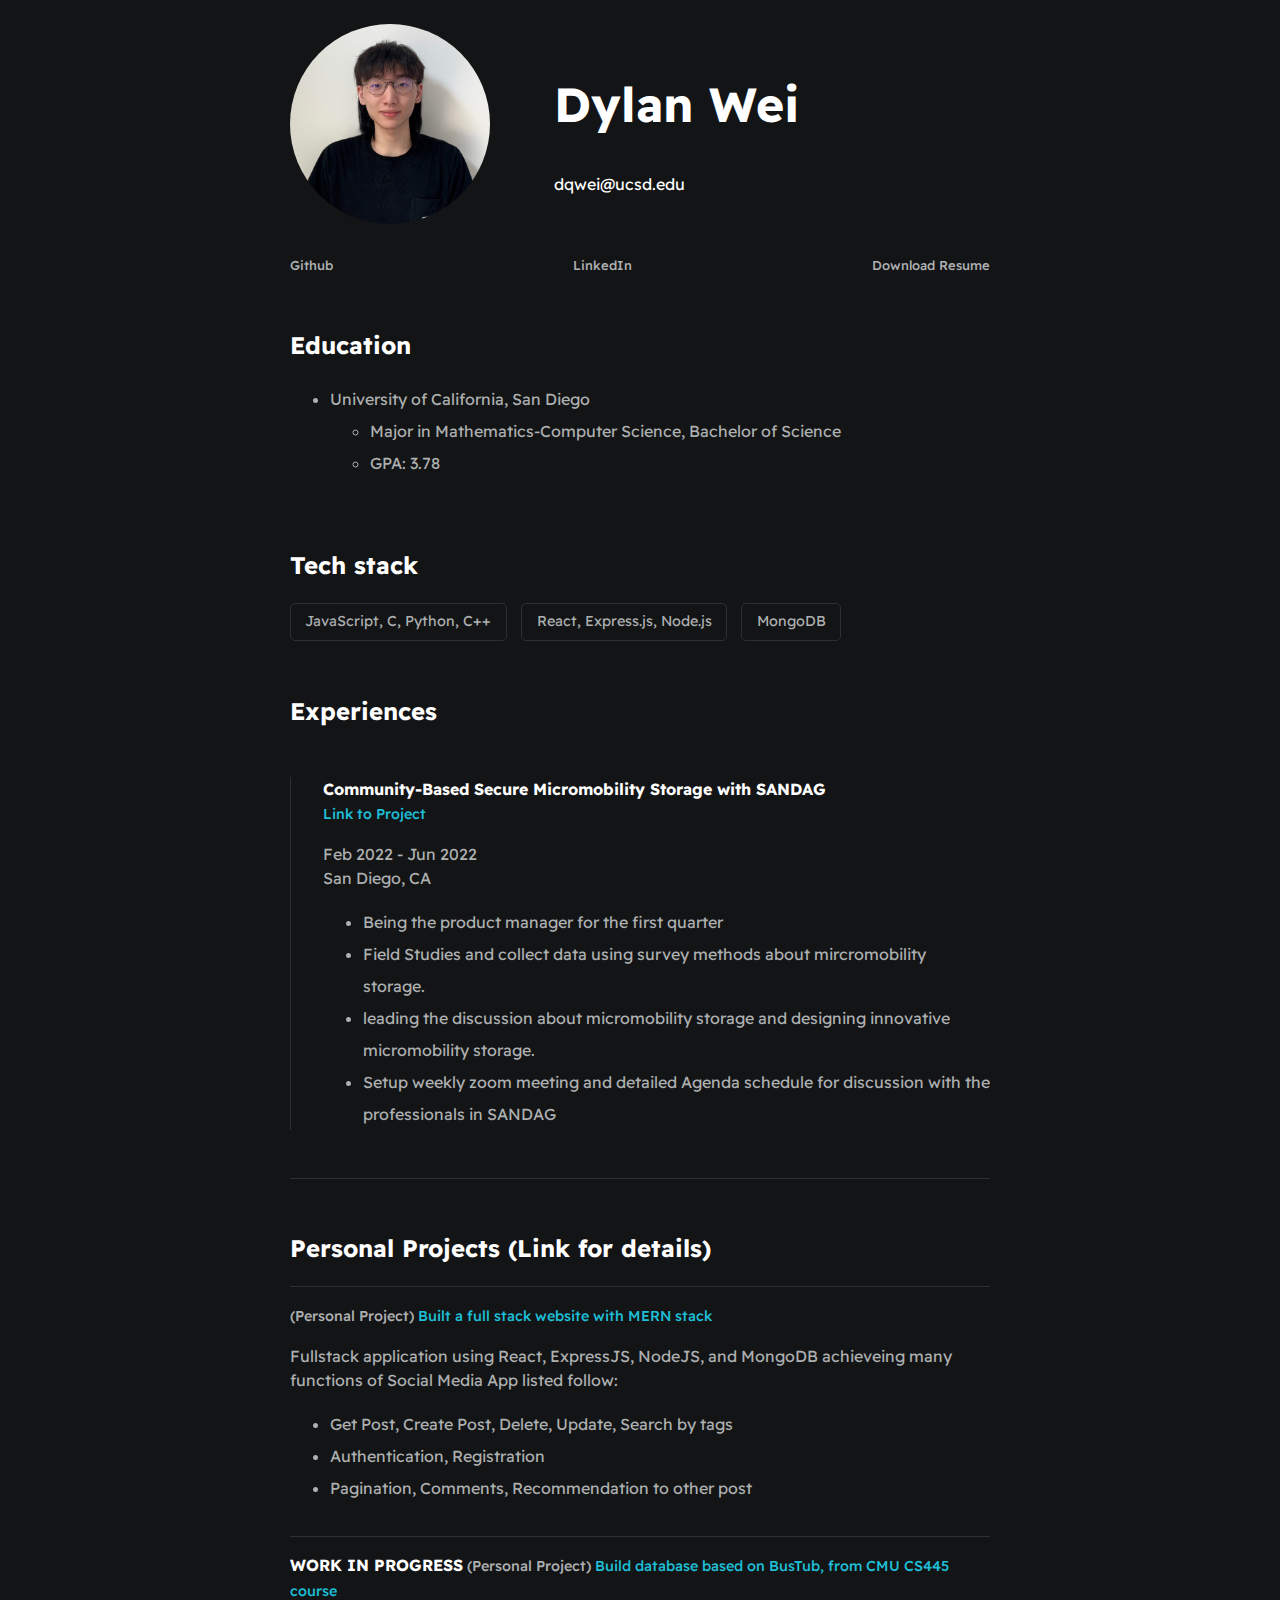
<file: index.html>
<!DOCTYPE html>
<html lang="en">
  <head>
    <meta charset="UTF-8" />
    <meta http-equiv="X-UA-Compatible" content="IE=edge" />
    <meta name="viewport" content="width=device-width, initial-scale=1.0" />
    <link
      rel="stylesheet"
      type="text/css"
      media="screen"
      href="./styles/main.css"
    />
    <title>My Resume</title>
  </head>
  <body>
    <div id="container--main">
      <!-- Basic Information Section -->
      <section id="wrapper--hero" class="section--page">
        <img id="profile--img" src="./assets/images/profile_pic.jpeg" />
        <div>
          <h1 id="user--name">Dylan Wei</h1>
          <p id="bio"></p>
          <p id="email">dqwei@ucsd.edu</p>
        </div>
      </section>

      <!-- Social List Section -->
      <section class="section--page">
        <div id="social--list">
          <a href="https://github.com/dqwei1219/" target="_blank">Github</a>
          <a href="https://www.linkedin.com/in/dylan-wei-57ba23220/" >LinkedIn</a>
          <a href="https://github.com/dqwei1219/Digital-Resume/blob/main/assets/Dylan_Wei_Resume%20(1).pdf" >Download Resume</a>
        </div>
      </section>

      <!-- Education -->
      <section class="section--page">
        <h2>Education</h2>
        <ul id="education">
          <li>University of California, San Diego</li>
          <ul id="education">
            <li>Major in Mathematics-Computer Science, Bachelor of Science</li>
            <li>GPA: 3.78</li>
          </ul>
        </ul>
      </section>

      <!--Tech Stack-->
      <section class="section--page">
        <h2>Tech stack</h2>

        <div id="wrapper--techstack__items">
          <div class="card--techstack">
            <span>JavaScript, C, Python, C++</span>
          </div>
          <div class="card--techstack">
            <span>React, Express.js, Node.js</span>
          </div>
          <div class="card--techstack"><span> MongoDB</span></div>
        </div>
      </section>

      <!-- Work History-->
      <section id="work-history-wrapper" class="section--page">
        <h2>Experiences</h2>
        <div class="card--work-history">
          <strong>
            Community-Based Secure Micromobility Storage with SANDAG
          </strong>
          <br/>
          <a id="link" href="https://dqwei1219.github.io/Digital-Resume/project3.html">Link to Project</a>
          <p>
            Feb 2022 - Jun 2022 <br />
            San Diego, CA
          </p>
          <ul>
            <li>Being the product manager for the first quarter</li>
            <li>
              Field Studies and collect data using survey methods about
              mircromobility storage.
            </li>
            <li>
              leading the discussion about micromobility storage and designing
              innovative micromobility storage.
            </li>
            <li>
              Setup weekly zoom meeting and detailed Agenda schedule for
              discussion with the professionals in SANDAG
            </li>
          </ul>
        </div>

        <div class="line-break"></div>
      </section>

      <!--Personal Projects-->
      <section class="section--page">
        <h2>Personal Projects (Link for details)</h2>
        <div class="card--project">
          <a href="project1.html"
            ><span> (Personal Project) </span>Built a full stack website with
            MERN stack</a
          >
          <p>
            Fullstack application using React, ExpressJS, NodeJS, and MongoDB
            achieveing many functions of Social Media App listed follow:
            <ul> 
            <li>Get Post, Create Post, Delete, Update, Search by tags</li>
            <li>Authentication, Registration</li>
            <li>Pagination, Comments, Recommendation to other post</li>
            </ul>
          </p>
        </div>
        <div class="card--project">
          <strong>WORK IN PROGRESS</strong>
          <a href="project2.html"
            ><span> (Personal Project) </span>Build database based on BusTub,
            from CMU CS445 course </a
          >
      </section>
    </div>
  </body>
</html>
</file>
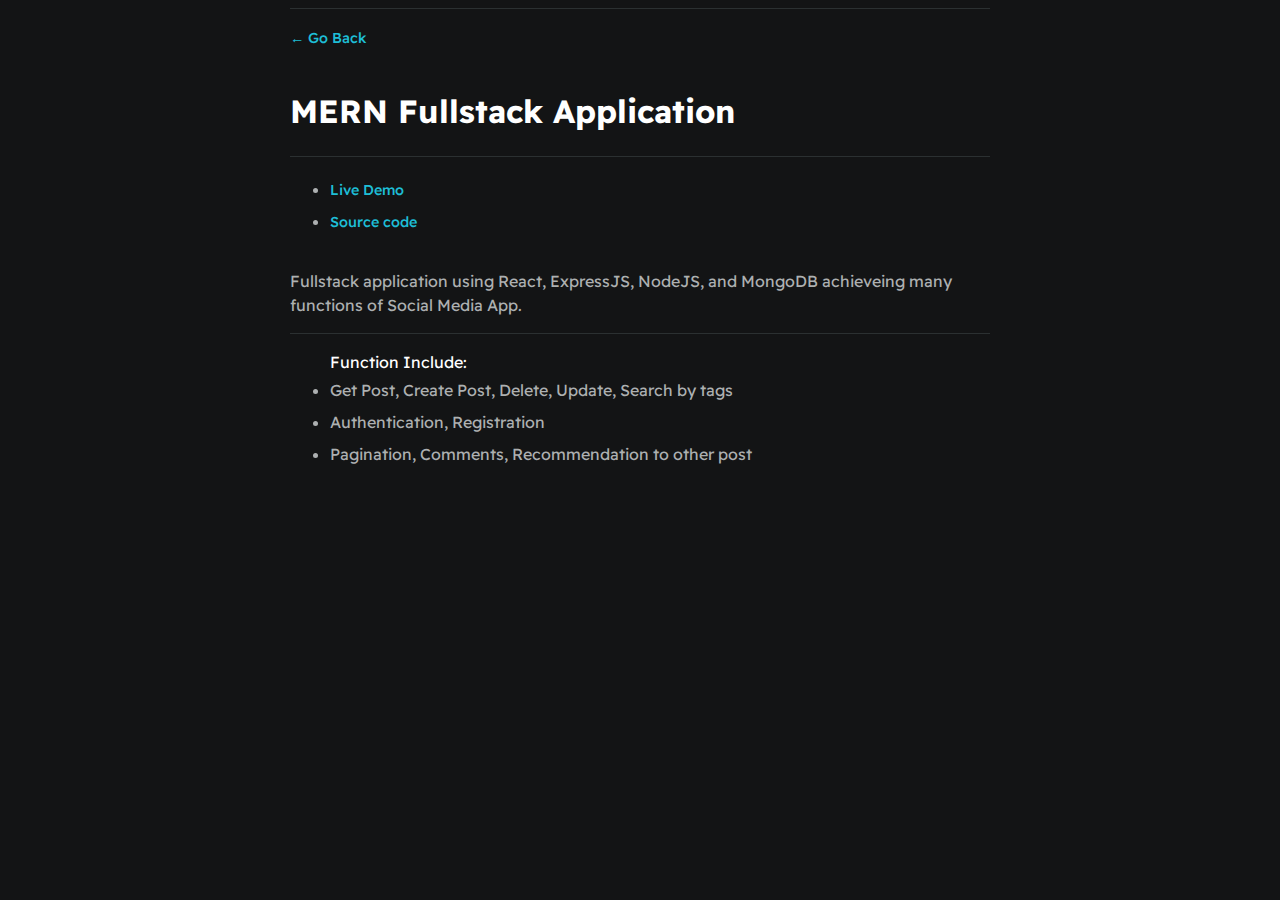
<file: project1.html>
<!DOCTYPE html>
<html lang="en">
<head>
    <meta charset="UTF-8">
    <meta http-equiv="X-UA-Compatible" content="IE=edge">
    <meta name="viewport" content="width=device-width, initial-scale=1.0">
    <link rel="stylesheet" href="./styles/main.css"> 
    <title>Project 1</title>
</head>
<body>
    <div id="container--main">
        <div class="card--project">
            <a href="index.html">&#x2190; Go Back</a>
        </div>

        <h1>MERN Fullstack Application</h1>
        <ul class="card--project">
            <li ><a href="https://www.bilibili.com/video/BV1vx4y1M7DB/">Live Demo</a></li>
            <li><a href="https://github.com/dqwei1219/MERN-Full-Stack-Application">Source code</a></li>
        </ul>

        <p>
            Fullstack application using React, ExpressJS, NodeJS, and MongoDB
            achieveing many functions of Social Media App.
            <ul class="card--project"> 
            Function Include:
            <li>Get Post, Create Post, Delete, Update, Search by tags</li>
            <li>Authentication, Registration</li>
            <li>Pagination, Comments, Recommendation to other post</li>
            </ul>
        </p>

        
    </div>
    
</body>
</html>
</file>
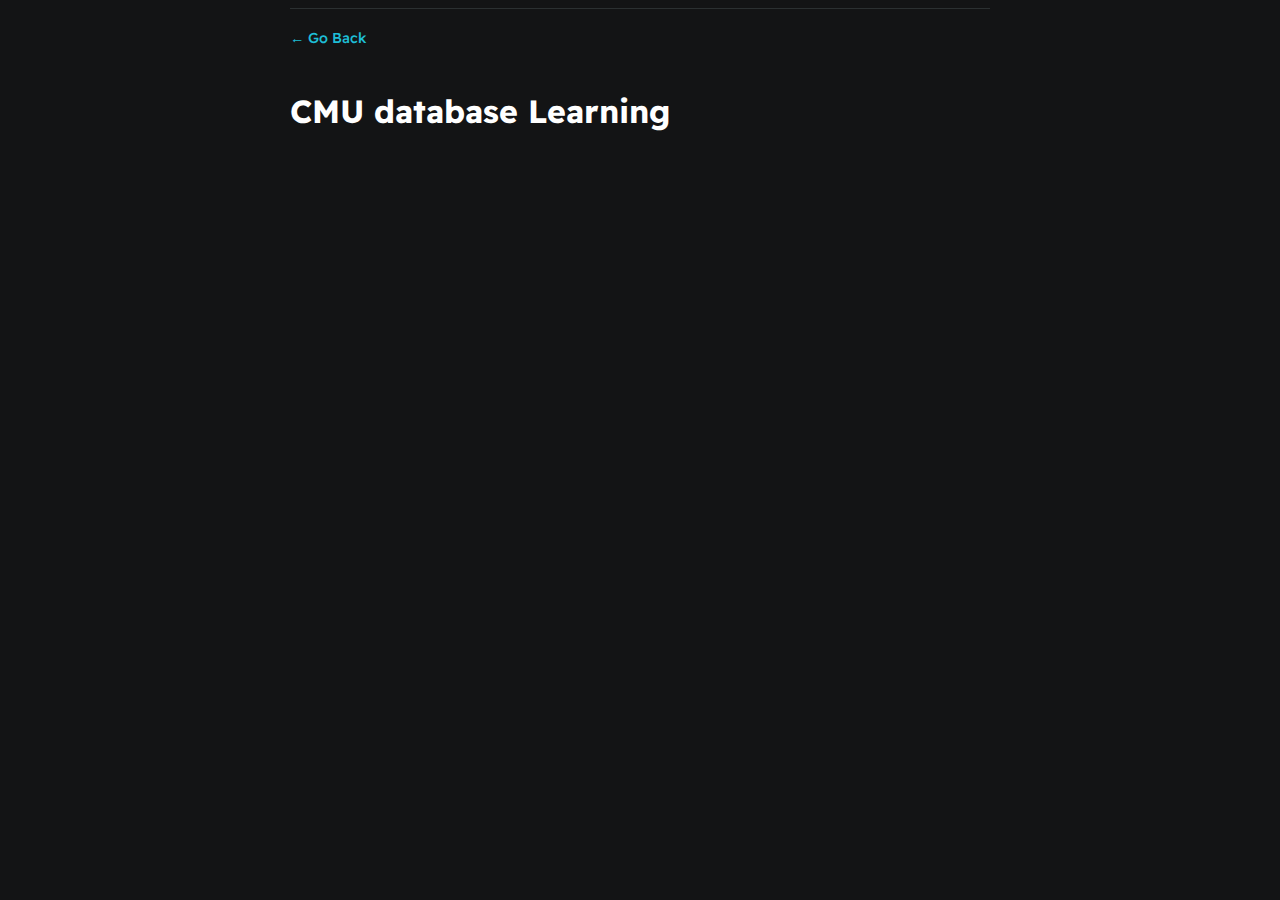
<file: project2.html>
<!DOCTYPE html>
<html lang="en">
  <head>
    <meta charset="UTF-8" />
    <meta http-equiv="X-UA-Compatible" content="IE=edge" />
    <meta name="viewport" content="width=device-width, initial-scale=1.0" />
    <link rel="stylesheet" href="./styles/main.css" />
    <title>Project 2</title>
  </head>
  <body>
    <div id="container--main">
      <div class="card--project">
        <a href="index.html">&#x2190; Go Back</a>
      </div>

      <h1>CMU database Learning</h1>
    </div>
  </body>
</html>
</file>
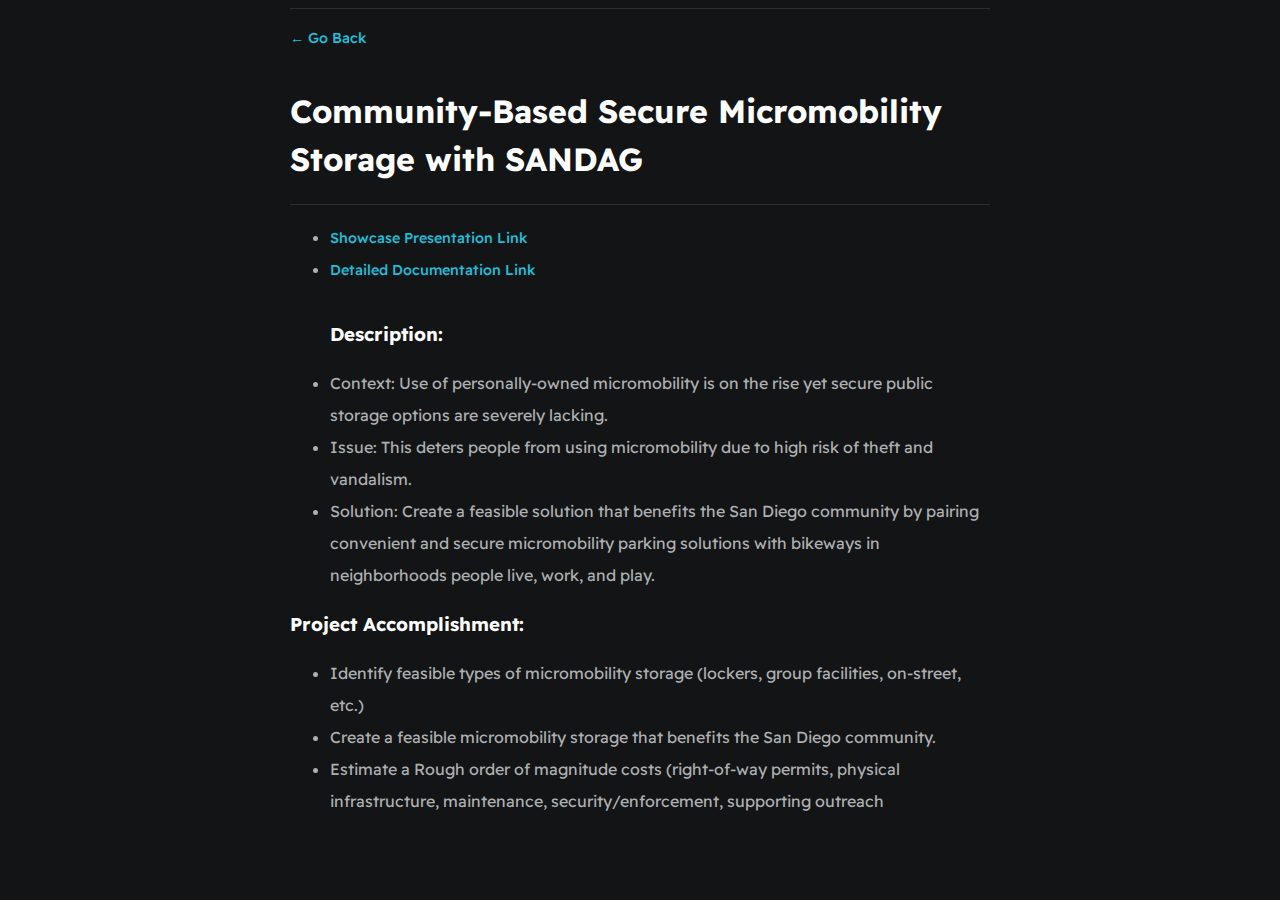
<file: project3.html>
<!DOCTYPE html>
<html lang="en">
  <head>
    <meta charset="UTF-8" />
    <meta http-equiv="X-UA-Compatible" content="IE=edge" />
    <meta name="viewport" content="width=device-width, initial-scale=1.0" />
    <link rel="stylesheet" href="./styles/main.css" />
    <title>Project 3</title>
  </head>
  <body>
    <div id="container--main">
      <div class="card--project">
        <a href="index.html">&#x2190; Go Back</a>
      </div>

      <h1>Community-Based Secure Micromobility Storage with SANDAG</h1>
      <ul class="card--project">
        <li>
          <a
            href="https://www.canva.com/design/DAFBShcZNvc/1IJnh5cI0noLyjy1EZOtlg/view?utm_content=DAFBShcZNvc&utm_campaign=designshare&utm_medium=link2&utm_source=sharebutton
                "
            >Showcase Presentation Link</a
          >
        </li>
        <li>
          <a href="./assets/Final Deliverable .pdf"
            >Detailed Documentation Link</a
          >
        </li>
      </ul>

      <ul>
        <h3>Description:</h3>
        <li>
          Context: Use of personally-owned micromobility is on the rise yet
          secure public storage options are severely lacking.
        </li>
        <li>
          Issue: This deters people from using micromobility due to high risk of
          theft and vandalism.
        </li>
        <li>
          Solution: Create a feasible solution that benefits the San Diego
          community by pairing convenient and secure micromobility parking
          solutions with bikeways in neighborhoods people live, work, and play.
        </li>
      </ul>

      <h3>Project Accomplishment:</h3>
      <ul>
        <li>
          Identify feasible types of micromobility storage (lockers, group
          facilities, on-street, etc.)
        </li>
        <li>
          Create a feasible micromobility storage that benefits the San Diego
          community.
        </li>
        <li>
          Estimate a Rough order of magnitude costs (right-of-way permits,
          physical infrastructure, maintenance, security/enforcement, supporting
          outreach
        </li>
      </ul>
    </div>
  </body>
</html>
</file>
<file: styles/main.css>
@import url('https://fonts.googleapis.com/css2?family=Readex+Pro:wght@300;400;500;600;700&display=swap');

:root{
    --mainTextColor-light:#000;
    --secondaryTextColor-light: #808080;
    --mainLinkColor-light:#0da2b8;
    --mainBorderColor-light:rgb(218, 218, 218);
    --mainBgColor-light:rgb(249, 250,251);

    --mainTextColor-dark:#fff;
    --secondaryTextColor-dark:#adb0b1;
    --mainLinkColor-dark:rgb(30, 190,214);
    --mainBorderColor-dark:#2b3031;
    --mainBgColor-dark:#131415;

    --mainTextColor:var(--mainTextColor-dark);
    --secondaryTextColor:var(--secondaryTextColor-dark);
    --mainLinkColor:var(--mainLinkColor-dark);
    --mainBorderColor:var(--mainBorderColor-dark);
    --mainBgColor:var(--mainBgColor-dark);

}

*{
    font-family: 'Readex Pro';
    line-height: 1.5em;
    box-sizing: border-box; /* Item inside div don't overflow */
    color: var(--mainTextColor);
}

body{
    background-color:var(--mainBgColor);
}

p,span,li{
    color:var(--secondaryTextColor);
    font-size: 1em; /* 16px */
}

a{
    text-decoration: none;
    color: var(--mainLinkColor);
    font-weight: 500;
}

li {
    line-height: 2em;
}

#container--main { /* referencing the id */
    max-width: 700px; 
    margin: 0 auto /* center the page */
}

#wrapper--hero {
    display: flex; /* Display left to right */
    align-items: center;
    gap: 4em;
}

#user--name {
    font-size: 3em;
}

#bio {
    font-weight: 300;
}

#profile--img {
    border-radius: 50%; /* turning to a circle */
    width: 200px;
    height: 200px;
    object-fit: cover;
}

#email {
    color: var(--mainTextColor)
}

#social--list {
    display: flex;
    justify-content: space-between; /* put space between each link */
                                    /* Less social link can use flex-start */
    column-gap: 1em;
    flex-wrap: wrap;
}

#social--list, a{
    font-size: 0.9em;
    color: var(--secondaryTextColor);
}

#social--list, a:hover{ /* when moving the cursor on the link */
    font-size: 0.9em;
    color: var(--mainLinkColor);
    transition: 0.3s;
}

#experience {
    list-style: none;
}

#wrapper--techstack__items {
    display: flex;
    flex-wrap: wrap;
    gap: 1em;
    font-size: 0.9em;
}

.card--techstack {
    border: 1px solid var(--mainBorderColor);
    border-radius: 5px;
    padding: 0.5em 1em;
    align-items: center;
}

.section--page{ /* referencing the class */
    padding-top: 1em;
    padding-bottom: 1em;
}

.card--work-history{
    border-left: 1px solid var(--mainBorderColor);
    margin-top: 3em;
    margin-bottom: 3em;
    padding-left: 2em;
}

.line-break{
    background-color: var(--mainBorderColor);
    height: 1px;
}

.card--project{
    padding-top: 1em;
    padding-bottom: 1em;
    border-top: 1px solid var(--mainBorderColor);
}

.card--project a{
    color: rgb(30, 190,214);
}

#link {
    color: rgb(30, 190,214);
}


@media(max-width:600px){

    .section--page{
        padding-top: 1em;
        padding-bottom: 1em;
    }

    #wrapper--hero{
        gap: 1em;
        flex-direction: column;
    }

    #profile-pic{
        width: 200px;
        height: 200px;
    }


    .card--work-history{
        border-left: none;
        padding-left: 0;
    }
}
</file>
